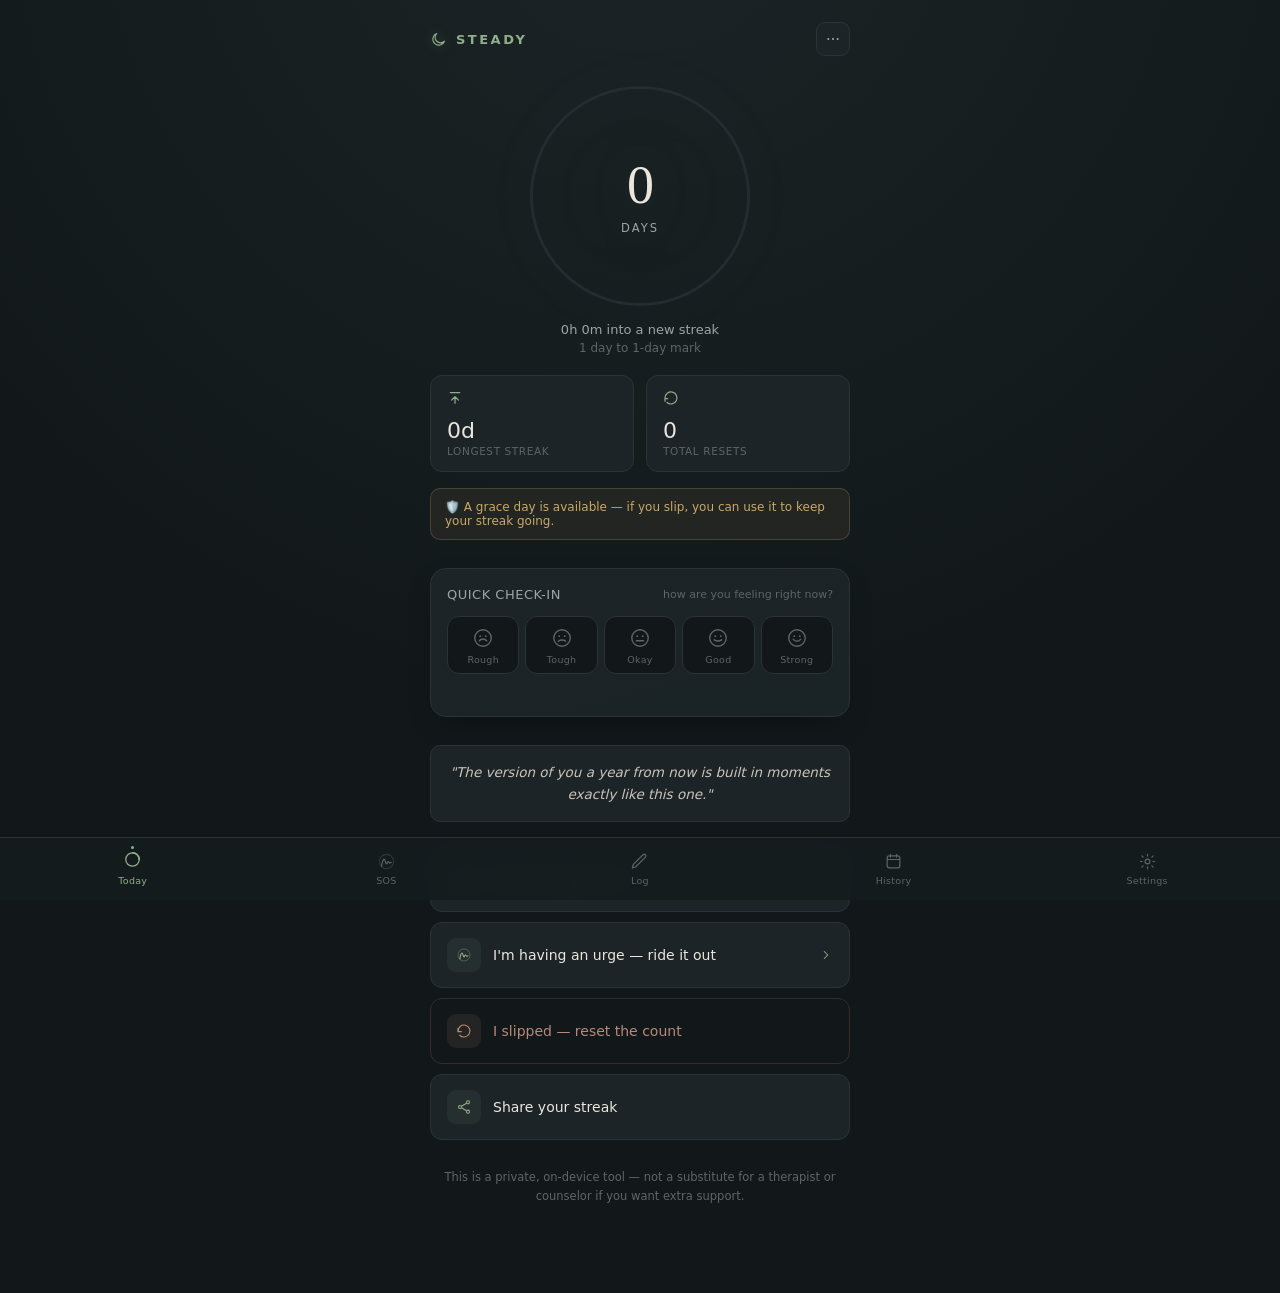
<file: index.html>
<!DOCTYPE html>
<html lang="en">
<head>
<meta charset="UTF-8">
<meta name="viewport" content="width=device-width, initial-scale=1, viewport-fit=cover, user-scalable=no">
<meta name="theme-color" content="#12181a">
<meta name="mobile-web-app-capable" content="yes">
<meta name="apple-mobile-web-app-capable" content="yes">
<meta name="apple-mobile-web-app-status-bar-style" content="black-translucent">
<title>Steady</title>
<meta name="description" content="Steady — a private streak tracker and journal for breaking a habit, one day at a time.">
<link rel="manifest" href="manifest.json">
<link rel="icon" href="icons/icon-192.png">
<link rel="apple-touch-icon" href="icons/icon-192.png">
<link rel="stylesheet" href="styles.css">
</head>
<body>

<div id="lockscreen" class="lockscreen hidden">
  <div class="lock-brand">Steady</div>
  <div class="pin-input-wrap">
    <div class="pin-dots" id="pinDots" aria-hidden="true">
      <span class="pin-dot"></span><span class="pin-dot"></span><span class="pin-dot"></span><span class="pin-dot"></span>
    </div>
    <input id="pinInput" class="pin-real-input" type="tel" inputmode="numeric" maxlength="6" autocomplete="off" aria-label="Enter PIN">
  </div>
  <div class="pin-err" id="pinErr" role="alert"></div>
</div>

<div id="modalOverlay" class="modal-overlay hidden" onclick="if(event.target===this) closeModal()">
  <div class="modal-box" id="modalBox" role="dialog" aria-modal="true"></div>
</div>

<canvas id="confettiCanvas" class="hidden"></canvas>
<div id="toast" role="status" aria-live="polite"></div>

<header class="top">
  <div class="brand">
    <svg width="17" height="17" viewBox="0 0 24 24" fill="none"><path d="M20.5 14.5A8.5 8.5 0 1 1 9.5 3.5a7 7 0 0 0 11 11Z" stroke="#8fae8b" stroke-width="1.6" stroke-linejoin="round"/></svg>
    Steady
  </div>
  <button class="lock" id="lockBtn" aria-label="Menu">
    <svg width="16" height="16" viewBox="0 0 24 24" fill="none"><circle cx="5" cy="12" r="1.6" fill="currentColor"/><circle cx="12" cy="12" r="1.6" fill="currentColor"/><circle cx="19" cy="12" r="1.6" fill="currentColor"/></svg>
  </button>
</header>

<!-- TODAY -->
<section id="view-today" class="wrap">
  <div class="ring-wrap">
    <div class="ring">
      <svg width="220" height="220">
        <circle cx="110" cy="110" r="108.5" fill="none" stroke="#232c2e" stroke-width="3"/>
        <circle id="ringProgress" cx="110" cy="110" r="108.5" fill="none" stroke="#8fae8b" stroke-width="3" stroke-linecap="round"/>
      </svg>
      <div class="ring-center">
        <span class="num" id="dayCount">0</span>
        <span class="lbl" id="dayLbl">days</span>
      </div>
    </div>
    <div class="sub">
      <div class="l1" id="sinceLine">since —</div>
      <div class="l2" id="nextMilestone"></div>
    </div>
  </div>

  <div class="stats-row">
    <div class="stat-card">
      <svg class="ic" viewBox="0 0 24 24" fill="none"><path d="M12 20V10M12 10l5 5M12 10l-5 5" stroke="currentColor" stroke-width="1.8" stroke-linecap="round" stroke-linejoin="round"/><path d="M5 4h14" stroke="currentColor" stroke-width="1.8" stroke-linecap="round"/></svg>
      <div class="val" id="longestVal">0d</div><div class="lbl">LONGEST STREAK</div>
    </div>
    <div class="stat-card">
      <svg class="ic" viewBox="0 0 24 24" fill="none"><path d="M3 12a9 9 0 1 1 3 6.7" stroke="currentColor" stroke-width="1.8" stroke-linecap="round"/><path d="M3 17v-4h4" stroke="currentColor" stroke-width="1.8" stroke-linecap="round" stroke-linejoin="round"/></svg>
      <div class="val" id="resetsVal">0</div><div class="lbl">TOTAL RESETS</div>
    </div>
  </div>

  <div class="grace-status" id="graceStatus"></div>

  <div class="checkin-card">
    <div class="checkin-head">
      <span class="t">QUICK CHECK-IN</span>
      <span class="streak-note" id="checkinHint">how are you feeling right now?</span>
    </div>
    <div class="mood-row" id="moodRow"></div>
    <div class="checkin-confirm" id="checkinConfirm"></div>
  </div>

  <div class="quote-box" id="quoteBox"></div>

  <div class="actions">
    <button class="btn-card" onclick="go('log')">
      <span class="ic-wrap"><svg width="16" height="16" viewBox="0 0 24 24" fill="none"><path d="M12 20h9" stroke="currentColor" stroke-width="1.7" stroke-linecap="round"/><path d="M16.5 3.5a2.1 2.1 0 0 1 3 3L7 19l-4 1 1-4Z" stroke="currentColor" stroke-width="1.7" stroke-linejoin="round"/></svg></span>
      Write a longer note
      <span class="chevron"><svg width="14" height="14" viewBox="0 0 24 24" fill="none"><path d="M9 6l6 6-6 6" stroke="currentColor" stroke-width="1.8" stroke-linecap="round" stroke-linejoin="round"/></svg></span>
    </button>
    <button class="btn-card" onclick="go('sos')">
      <span class="ic-wrap"><svg width="16" height="16" viewBox="0 0 24 24" fill="none"><path d="M6 18c0-5 2-9 3-9s2 6 3 6 1-3 2-3 1.5 2 2 2 1-1 2-1" stroke="currentColor" stroke-width="1.6" stroke-linecap="round" stroke-linejoin="round"/><circle cx="12" cy="12" r="9" stroke="currentColor" stroke-width="1.4" opacity=".4"/></svg></span>
      I'm having an urge — ride it out
      <span class="chevron"><svg width="14" height="14" viewBox="0 0 24 24" fill="none"><path d="M9 6l6 6-6 6" stroke="currentColor" stroke-width="1.8" stroke-linecap="round" stroke-linejoin="round"/></svg></span>
    </button>
    <button class="btn-danger btn-card" id="resetToggleBtn" onclick="toggleResetPanel()">
      <span class="ic-wrap"><svg width="16" height="16" viewBox="0 0 24 24" fill="none"><path d="M3 12a9 9 0 1 1 2.6 6.4" stroke="currentColor" stroke-width="1.7" stroke-linecap="round"/><path d="M3 8v5h5" stroke="currentColor" stroke-width="1.7" stroke-linecap="round" stroke-linejoin="round"/></svg></span>
      I slipped — reset the count
    </button>
    <button class="btn-card" onclick="shareStreak()">
      <span class="ic-wrap"><svg width="16" height="16" viewBox="0 0 24 24" fill="none"><circle cx="18" cy="5" r="2.3" stroke="currentColor" stroke-width="1.6"/><circle cx="6" cy="12" r="2.3" stroke="currentColor" stroke-width="1.6"/><circle cx="18" cy="19" r="2.3" stroke="currentColor" stroke-width="1.6"/><path d="M8.1 10.8l7.8-4.4M8.1 13.2l7.8 4.4" stroke="currentColor" stroke-width="1.6"/></svg></span>
      Share your streak
    </button>
  </div>

  <div id="resetPanel" class="panel hidden">
    <p id="resetPrompt">No judgment here — a reset is just data.</p>
    <div class="tags" id="triggerTags"></div>
    <textarea id="resetNote" rows="3" placeholder="Optional note…"></textarea>
    <div id="graceOption"></div>
    <div class="row-btns">
      <button class="btn-rust" onclick="confirmReset()">Confirm reset</button>
      <button class="btn-ghost" onclick="toggleResetPanel()">Cancel</button>
    </div>
  </div>

  <footer class="disclaimer">This is a private, on-device tool — not a substitute for a therapist or counselor if you want extra support.</footer>
</section>

<!-- SOS -->
<section id="view-sos" class="wrap hidden">
  <h2 class="page-title">Ride it out</h2>
  <p class="page-sub">Urges peak and pass, usually within a few minutes. Breathe with the circle.</p>
  <div class="sos-wrap">
    <div class="breath-circle" id="breathCircle" role="button" tabindex="0" aria-label="Start breathing exercise" aria-pressed="false"><span id="breathLabel" aria-live="polite">tap to begin</span></div>
    <div class="sos-timer" id="sosTimer">0:00 elapsed</div>
    <div class="row-btns" style="margin-top:20px;width:220px;">
      <button class="btn-primary" id="sosToggle" onclick="toggleBreathing()">Start</button>
    </div>
  </div>
  <div class="why-box" id="sosWhyBox" style="margin-top:28px;"></div>
</section>

<!-- LOG (journal + trigger picker) -->
<section id="view-log" class="wrap hidden">
  <h2 class="page-title">How's it going right now</h2>
  <p class="page-sub" id="logPrompt"></p>
  <div class="tags" id="logTriggerTags"></div>
  <textarea id="logNote" rows="7" placeholder="Write freely — this stays on this device."></textarea>
  <div class="row-btns">
    <button class="btn-primary" id="saveNoteBtn" onclick="saveNote()">Save note</button>
    <button class="btn-ghost" onclick="go('today')">✕</button>
  </div>
</section>

<!-- HISTORY -->
<section id="view-history" class="wrap hidden">
  <h2 class="page-title">History</h2>
  <div class="cal-head">
    <button onclick="shiftMonth(-1)" aria-label="Previous month">‹</button>
    <span id="calLabel"></span>
    <button onclick="shiftMonth(1)" aria-label="Next month">›</button>
  </div>
  <div class="cal-grid" id="calGrid"></div>

  <h2 class="page-title" style="font-size:15px;color:var(--muted);margin-top:28px;">YEAR OVERVIEW</h2>
  <div class="heatmap-scroll"><div class="heatmap-grid" id="heatmapGrid"></div></div>
  <div class="heatmap-legend">
    <span>Less</span>
    <span class="hm-cell hm-0"></span><span class="hm-cell hm-1"></span><span class="hm-cell hm-2"></span><span class="hm-cell hm-r"></span>
    <span>More / Reset</span>
  </div>

  <h2 class="page-title" style="font-size:15px;color:var(--muted);">COMMON TRIGGERS</h2>
  <div class="chart-wrap"><canvas id="triggerChart"></canvas></div>

  <h2 class="page-title" style="font-size:15px;color:var(--muted);">ENTRIES</h2>
  <div id="entryList"></div>
  <button class="btn-ghost" id="loadMoreBtn" style="width:100%;margin-top:6px;" onclick="loadMoreEntries()">Show more</button>
</section>

<!-- SETTINGS / WHY -->
<section id="view-settings" class="wrap hidden">
  <h2 class="page-title">My why</h2>
  <p class="page-sub">Write down your reasons. Reread them when it's hard.</p>
  <div class="why-box"><textarea id="whyText" rows="5" placeholder="Why does this matter to you?"></textarea></div>

  <h2 class="page-title">Settings</h2>
  <div class="setting-row" id="installRow" style="display:none;cursor:pointer;border-color:var(--sage);" onclick="triggerInstall()">
    <span>Install app to home screen</span><span>⭳</span>
  </div>
  <div class="setting-row">
    <div>
      <div>Daily check-in reminder</div>
      <div class="setting-note">Only fires while the app is open — mobile browsers don't allow reliable background reminders without a server.</div>
    </div>
    <button class="switch" id="reminderSwitch" onclick="toggleReminder()"></button>
  </div>
  <div class="setting-row">
    <span>App lock (PIN)</span>
    <button class="switch" id="pinSwitch" onclick="togglePinSetting()"></button>
  </div>
  <div class="setting-row" style="cursor:pointer;" onclick="exportData()">
    <span>Export backup (.json)</span><span>↓</span>
  </div>
  <div class="setting-row" style="cursor:pointer;" onclick="document.getElementById('importFile').click()">
    <span>Import backup</span><span>↑</span>
  </div>
  <input type="file" id="importFile" accept="application/json" class="hidden" onchange="importData(event)">
  <div class="setting-row" style="cursor:pointer;border-color:var(--border-warn);" onclick="wipeData()">
    <span style="color:var(--rust);">Erase all data</span><span>⚠</span>
  </div>
</section>

<nav class="bottom">
  <button data-v="today" onclick="go('today')">
    <span class="dot"></span>
    <svg width="19" height="19" viewBox="0 0 24 24" fill="none"><circle cx="12" cy="12" r="8.5" stroke="currentColor" stroke-width="1.6"/><path d="M12 3.5A8.5 8.5 0 0 1 20.5 12" stroke="currentColor" stroke-width="1.9" stroke-linecap="round"/></svg>
    <div>Today</div>
  </button>
  <button data-v="sos" onclick="go('sos')">
    <span class="dot"></span>
    <svg width="19" height="19" viewBox="0 0 24 24" fill="none"><path d="M6 18c0-5 2-9 3-9s2 6 3 6 1-3 2-3 1.5 2 2 2 1-1 2-1" stroke="currentColor" stroke-width="1.5" stroke-linecap="round" stroke-linejoin="round"/><circle cx="12" cy="12" r="9" stroke="currentColor" stroke-width="1.3" opacity=".4"/></svg>
    <div>SOS</div>
  </button>
  <button data-v="log" onclick="go('log')">
    <span class="dot"></span>
    <svg width="19" height="19" viewBox="0 0 24 24" fill="none"><path d="M16.5 3.5a2.1 2.1 0 0 1 3 3L7 19l-4 1 1-4Z" stroke="currentColor" stroke-width="1.5" stroke-linejoin="round"/></svg>
    <div>Log</div>
  </button>
  <button data-v="history" onclick="go('history')">
    <span class="dot"></span>
    <svg width="19" height="19" viewBox="0 0 24 24" fill="none"><rect x="4" y="5" width="16" height="15" rx="2.5" stroke="currentColor" stroke-width="1.5"/><path d="M4 9.5h16M8 3v3.5M16 3v3.5" stroke="currentColor" stroke-width="1.5" stroke-linecap="round"/></svg>
    <div>History</div>
  </button>
  <button data-v="settings" onclick="go('settings')">
    <span class="dot"></span>
    <svg width="19" height="19" viewBox="0 0 24 24" fill="none"><circle cx="12" cy="12" r="3" stroke="currentColor" stroke-width="1.5"/><path d="M12 3v2.2M12 18.8V21M4.9 4.9l1.6 1.6M17.5 17.5l1.6 1.6M3 12h2.2M18.8 12H21M4.9 19.1l1.6-1.6M17.5 6.5l1.6-1.6" stroke="currentColor" stroke-width="1.5" stroke-linecap="round"/></svg>
    <div>Settings</div>
  </button>
</nav>

<script src="app.js" defer></script>
</body>
</html>
</file>
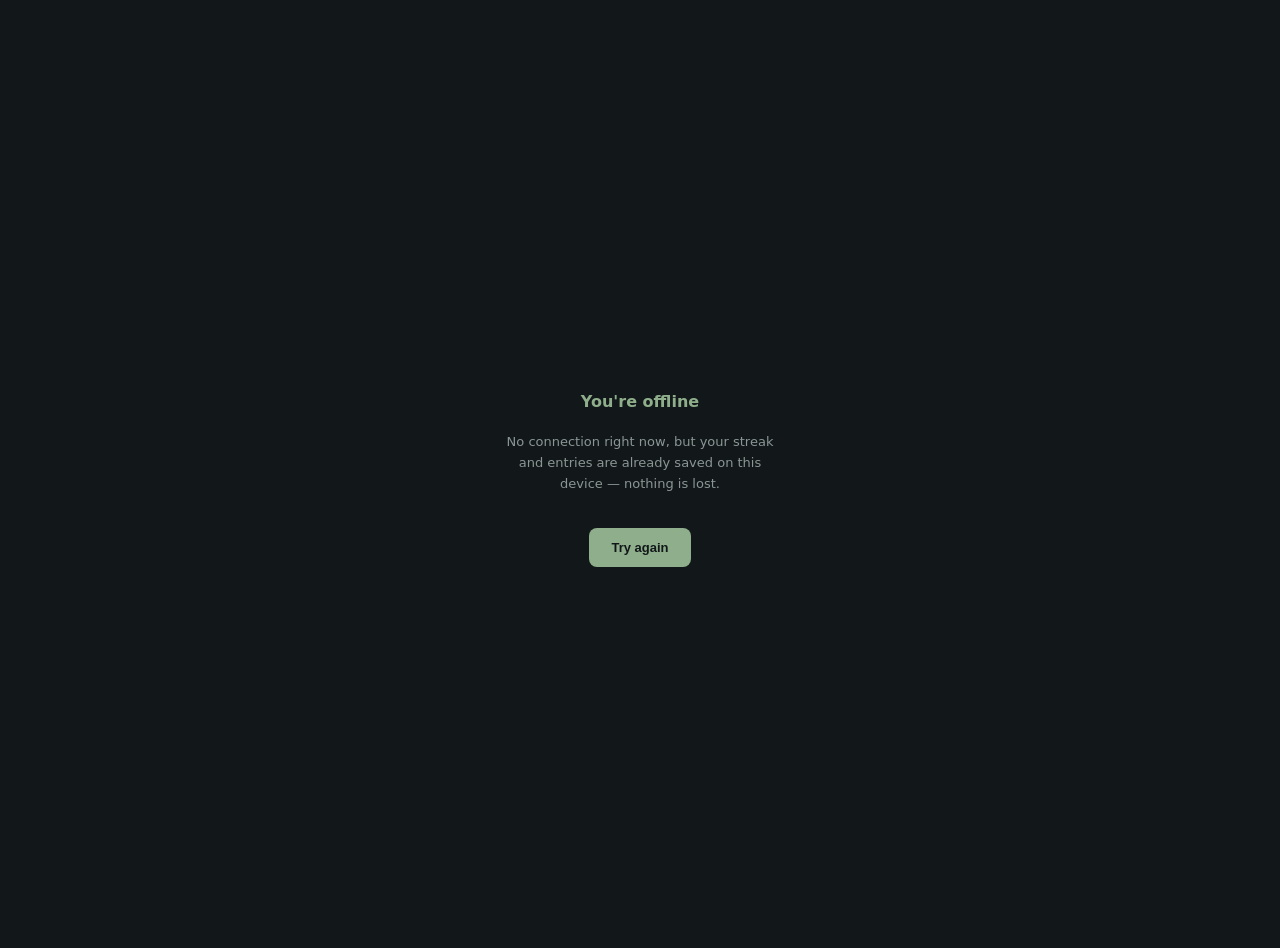
<file: offline.html>
<!DOCTYPE html>
<html lang="en">
<head>
<meta charset="UTF-8">
<meta name="viewport" content="width=device-width, initial-scale=1">
<title>Steady — Offline</title>
<style>
  body{margin:0;background:#12181a;color:#eae6dd;font-family:'Avenir Next','Segoe UI',system-ui,sans-serif;height:100vh;display:flex;flex-direction:column;align-items:center;justify-content:center;text-align:center;padding:24px;}
  h1{font-size:16px;color:#8fae8b;font-weight:600;margin-bottom:8px;}
  p{font-size:13px;color:#8b9694;line-height:1.6;max-width:280px;}
  button{margin-top:20px;background:#8fae8b;border:none;border-radius:8px;padding:12px 22px;color:#12181a;font-size:13px;font-weight:600;}
</style>
</head>
<body>
  <h1>You're offline</h1>
  <p>No connection right now, but your streak and entries are already saved on this device — nothing is lost.</p>
  <button onclick="location.href='./index.html'">Try again</button>
</body>
</html>
</file>
<file: styles.css>
:root{
    --bg:#12181a; --bg2:#1b2426; --card:#1c2427; --card2:#1c1615;
    --border:#2a3336; --border-warn:#3a2a2a;
    --text:#eae6dd; --muted:#9ba6a4; --dim:#5c6664;
    --sage:#8fae8b; --rust:#b98878; --gold:#c9a86a;
    --serif: 'Iowan Old Style','Palatino Linotype',Georgia,serif;
    --sans: 'Avenir Next','Segoe UI',system-ui,sans-serif;
  }
  *{box-sizing:border-box; -webkit-tap-highlight-color:transparent;}
  html,body{margin:0;padding:0;background:var(--bg);color:var(--text);font-family:var(--serif);}
  body{padding-bottom:80px; min-height:100vh; background:radial-gradient(circle at 50% -10%, var(--bg2) 0%, var(--bg) 55%); overflow-x:hidden;}
  button,input,textarea,select{font-family:inherit;}
  button{cursor:pointer;}
  button svg{display:block;}
  button:active{transform:scale(0.96);}
  ::selection{background:#8fae8b55;}
  a{color:var(--sage);}
  .hidden{display:none !important;}
  .wrap{max-width:460px;margin:0 auto;padding:0 20px;}
  header.top{display:flex;align-items:center;justify-content:space-between;padding:22px 20px 0;max-width:460px;margin:0 auto;font-family:var(--sans);}
  header.top .brand{display:flex;align-items:center;gap:9px;font-size:13px;letter-spacing:2.5px;color:var(--sage);text-transform:uppercase;font-weight:600;}
  header.top .brand svg{filter:drop-shadow(0 0 6px #8fae8b55);}
  header.top .lock{background:var(--card);border:1px solid var(--border);border-radius:9px;padding:8px;color:var(--muted);display:flex;align-items:center;justify-content:center;transition:border-color .2s,color .2s;}
  header.top .lock:active{border-color:var(--sage);color:var(--sage);}

  /* View transitions */
  section.wrap{animation:viewIn .38s cubic-bezier(.22,1,.36,1);}
  @keyframes viewIn{from{opacity:0;transform:translateY(10px);}to{opacity:1;transform:translateY(0);}}
  @media (prefers-reduced-motion: reduce){ section.wrap{animation:none;} }

  /* Check-in row */
  .checkin-card{margin-top:28px;background:linear-gradient(165deg,var(--card) 0%,#1a2325 100%);border:1px solid var(--border);border-radius:16px;padding:18px 16px 16px;box-shadow:0 10px 30px -14px #000a;}
  .checkin-head{display:flex;align-items:center;justify-content:space-between;font-family:var(--sans);margin-bottom:14px;}
  .checkin-head .t{font-size:13px;letter-spacing:.5px;color:var(--muted);}
  .checkin-head .streak-note{font-size:11px;color:var(--dim);}
  .mood-row{display:flex;justify-content:space-between;gap:6px;}
  .mood-btn{flex:1;background:var(--bg);border:1px solid var(--border);border-radius:12px;padding:10px 0 8px;display:flex;flex-direction:column;align-items:center;gap:5px;color:var(--dim);transition:border-color .2s,color .2s,background .2s,transform .15s;position:relative;overflow:visible;}
  .mood-btn svg{width:22px;height:22px;transition:transform .3s cubic-bezier(.34,1.56,.64,1);}
  .mood-btn .lbl{font-size:9.5px;letter-spacing:.3px;font-family:var(--sans);}
  .mood-btn:active svg{transform:scale(1.3);}
  .mood-btn.today-pick{border-color:var(--sage);color:var(--sage);background:#8fae8b14;}
  .mood-btn.today-pick svg{transform:scale(1.15);}
  .mood-btn.pop::after{content:'';position:absolute;inset:-4px;border-radius:14px;border:1.5px solid var(--sage);animation:popRing .5s ease-out forwards;}
  @keyframes popRing{from{opacity:.9;transform:scale(0.85);}to{opacity:0;transform:scale(1.25);}}
  .checkin-confirm{font-family:var(--sans);font-size:11.5px;color:var(--sage);text-align:center;margin-top:12px;height:14px;opacity:0;transition:opacity .3s;}
  .checkin-confirm.show{opacity:1;}

  /* Ring */
  .ring-wrap{display:flex;flex-direction:column;align-items:center;margin-top:30px;}
  .ring{position:relative;width:220px;height:220px;filter:drop-shadow(0 0 22px #8fae8b22);}
  .ring svg{transform:rotate(-90deg);}
  #ringProgress{transition:stroke-dashoffset 1s cubic-bezier(.22,1,.36,1);}
  .ring-center{position:absolute;inset:0;display:flex;flex-direction:column;align-items:center;justify-content:center;animation:breathe 4s ease-in-out infinite;}
  .ring-center .num{font-size:54px;line-height:1;color:var(--text);font-variant-numeric:tabular-nums;letter-spacing:-1px;}
  .ring-center .lbl{font-size:11.5px;color:var(--muted);margin-top:9px;font-family:var(--sans);letter-spacing:2px;text-transform:uppercase;}
  @keyframes breathe{0%,100%{opacity:.6}50%{opacity:.95}}
  @media (prefers-reduced-motion: reduce){.ring-center{animation:none;}}
  .sub{margin-top:16px;text-align:center;font-family:var(--sans);}
  .sub .l1{font-size:13px;color:var(--muted);}
  .sub .l2{font-size:12px;color:var(--dim);margin-top:4px;}

  .stats-row{display:flex;gap:12px;margin-top:20px;font-family:var(--sans);}
  .stat-card{flex:1;background:var(--card);border:1px solid var(--border);border-radius:12px;padding:14px 16px;transition:border-color .2s;}
  .stat-card .ic{color:var(--sage);width:16px;height:16px;}
  .stat-card .val{font-size:22px;margin-top:8px;font-variant-numeric:tabular-nums;}
  .stat-card .lbl{font-size:10.5px;color:var(--dim);margin-top:2px;letter-spacing:.6px;}

  .actions{margin-top:24px;display:flex;flex-direction:column;gap:10px;}
  .btn-card{background:var(--card);border:1px solid var(--border);border-radius:12px;padding:15px 16px;display:flex;align-items:center;gap:12px;color:var(--text);font-family:var(--sans);font-size:14px;text-align:left;transition:border-color .2s,background .2s,transform .15s;}
  .btn-card:active{transform:scale(.985);background:#20292b;}
  .btn-card .ic-wrap{width:34px;height:34px;border-radius:9px;background:#8fae8b14;display:flex;align-items:center;justify-content:center;flex-shrink:0;}
  .btn-card svg{flex-shrink:0;color:var(--sage);}
  .btn-danger{background:none;border:1px solid var(--border-warn);color:var(--rust);}
  .btn-danger .ic-wrap{background:#b988781a;}
  .btn-danger svg{color:var(--rust);}
  .chevron{margin-left:auto;color:var(--dim);}

  .panel{border:1px solid var(--border-warn);border-radius:10px;padding:16px;background:var(--card2);margin-top:10px;animation:fadeUp .25s ease;}
  .panel p{font-size:13px;color:#c9b8b0;margin:0 0 10px;font-family:var(--sans);line-height:1.5;}
  textarea{width:100%;background:var(--bg);border:1px solid var(--border);border-radius:8px;color:var(--text);font-size:13px;padding:10px;resize:vertical;font-family:var(--sans);}
  .row-btns{display:flex;gap:8px;margin-top:10px;}
  .btn-primary{flex:1;background:var(--sage);border:none;border-radius:8px;padding:11px 0;color:#12181a;font-family:var(--sans);font-size:13px;font-weight:600;}
  .btn-rust{flex:1;background:var(--rust);border:none;border-radius:8px;padding:11px 0;color:#1c1615;font-family:var(--sans);font-size:13px;font-weight:600;}
  .btn-ghost{background:none;border:1px solid #3a3a3a;border-radius:8px;padding:11px 14px;color:var(--muted);font-family:var(--sans);font-size:13px;}
  .btn-primary:disabled{background:var(--border);color:var(--dim);}

  .tags{display:flex;flex-wrap:wrap;gap:8px;margin:10px 0;}
  .tag{border:1px solid var(--border);border-radius:20px;padding:7px 13px;font-size:12.5px;color:var(--muted);font-family:var(--sans);background:var(--bg);}
  .tag.on{border-color:var(--sage);color:var(--sage);background:#8fae8b1a;}

  footer.disclaimer{margin:28px 0 8px;font-size:11.5px;line-height:1.6;color:var(--dim);font-family:var(--sans);text-align:center;}

  h2.page-title{font-size:20px;font-weight:400;margin:30px 0 4px;}
  p.page-sub{font-size:13px;color:var(--muted);font-family:var(--sans);margin-bottom:16px;}

  /* Bottom nav */
  nav.bottom{position:fixed;bottom:0;left:0;right:0;background:#151c1eee;backdrop-filter:blur(14px);-webkit-backdrop-filter:blur(14px);border-top:1px solid var(--border);display:flex;justify-content:space-around;padding:9px 6px calc(9px + env(safe-area-inset-bottom));z-index:50;}
  nav.bottom button{background:none;border:none;display:flex;flex-direction:column;align-items:center;gap:4px;color:var(--dim);font-family:var(--sans);font-size:9.5px;padding:5px 6px;flex:1;letter-spacing:.3px;transition:color .25s;position:relative;}
  nav.bottom button svg{transition:transform .3s cubic-bezier(.34,1.56,.64,1),color .25s;}
  nav.bottom button.active{color:var(--sage);}
  nav.bottom button.active svg{transform:translateY(-2px);}
  nav.bottom button .dot{position:absolute;top:-1px;width:3px;height:3px;border-radius:50%;background:var(--sage);opacity:0;transition:opacity .25s;}
  nav.bottom button.active .dot{opacity:1;}

  /* Confetti */
  #confettiCanvas{position:fixed;inset:0;pointer-events:none;z-index:250;}

  /* Calendar */
  .cal-head{display:flex;align-items:center;justify-content:space-between;margin-bottom:14px;}
  .cal-head button{background:none;border:none;color:var(--muted);padding:4px;}
  .cal-head span{font-size:14px;font-family:var(--sans);letter-spacing:.5px;}
  .cal-grid{display:grid;grid-template-columns:repeat(7,1fr);gap:6px;font-family:var(--sans);}
  .cal-dow{font-size:10px;color:var(--dim);text-align:center;}
  .cal-cell{aspect-ratio:1;border-radius:6px;display:flex;align-items:center;justify-content:center;font-size:11px;background:var(--card);color:var(--dim);border:1px solid transparent;}
  .grace-status{margin-top:16px;background:#c9a86a14;border:1px solid #c9a86a3a;border-radius:10px;padding:11px 14px;font-family:var(--sans);font-size:12px;color:var(--gold);display:flex;align-items:center;gap:8px;}
  .grace-status.unavailable{background:var(--card);border-color:var(--border);color:var(--dim);}

  .grace-option{margin-top:2px;}
  .grace-option .avail{background:#c9a86a14;border:1px solid #c9a86a55;border-radius:10px;padding:12px 14px;margin-top:4px;}
  .grace-option .avail p{font-size:12.5px;color:var(--gold);margin:0 0 10px;line-height:1.5;}
  .grace-option .unavail{font-size:11.5px;color:var(--dim);margin-top:8px;line-height:1.4;}
  .btn-gold{width:100%;background:var(--gold);border:none;border-radius:8px;padding:11px 0;color:#1c1615;font-family:var(--sans);font-size:13px;font-weight:600;}

  .cal-cell.streak{background:#26332c;color:var(--sage);}
  .cal-cell.reset{background:var(--border-warn);color:var(--rust);}
  .cal-cell.note{border-color:#8fae8b55;}
  .cal-cell.checkin{border-color:#c9a86a88;}
  .cal-cell.grace{background:#c9a86a33;border-color:var(--gold);color:var(--gold);}
  .cal-cell.today{box-shadow:0 0 0 1.5px var(--text) inset;font-weight:700;}
  .entry.grace{border:1px solid #c9a86a55;}
  .entry.grace .kind{color:var(--gold);}

  .entry{background:var(--card);border-radius:10px;padding:14px;margin-bottom:8px;}
  .entry.reset{border:1px solid var(--border-warn);}
  .entry.note{border:1px solid var(--border);}
  .entry.checkin{border:1px solid #3a3226;}
  .entry .row{display:flex;justify-content:space-between;font-family:var(--sans);}
  .entry .kind{font-size:12px;}
  .entry.reset .kind{color:var(--rust);}
  .entry.note .kind{color:var(--sage);}
  .entry.checkin .kind{color:var(--gold);}
  .entry .date{font-size:12px;color:var(--dim);}
  .entry .tagstrip{display:flex;flex-wrap:wrap;gap:6px;margin-top:8px;}
  .entry .tagstrip span{font-size:10.5px;color:var(--muted);border:1px solid var(--border);border-radius:12px;padding:2px 8px;font-family:var(--sans);}
  .entry .txt{font-size:13.5px;color:#c9c4b8;margin-top:8px;line-height:1.5;}
  .entry .del{background:none;border:none;color:var(--dim);font-size:11px;font-family:var(--sans);margin-top:8px;}

  /* SOS breathing */
  .sos-wrap{display:flex;flex-direction:column;align-items:center;margin-top:30px;}
  .breath-circle{width:180px;height:180px;border-radius:50%;background:radial-gradient(circle,#26332c 0%,#1c2427 70%);border:1px solid var(--sage);display:flex;align-items:center;justify-content:center;transition:transform 4s ease-in-out;}
  .breath-circle span{font-family:var(--sans);font-size:14px;color:var(--sage);letter-spacing:1px;}
  .breath-circle.in{transform:scale(1.25);}
  .breath-circle.hold{transform:scale(1.25);}
  .breath-circle.out{transform:scale(0.85);}
  .sos-timer{margin-top:20px;font-family:var(--sans);font-size:13px;color:var(--muted);}
  .quote-box{margin-top:28px;background:var(--card);border:1px solid var(--border);border-radius:10px;padding:16px;font-family:var(--sans);font-size:13.5px;color:#c9c4b8;line-height:1.6;text-align:center;font-style:italic;}

  /* chart */
  .chart-wrap{margin-top:10px;}
  canvas{width:100%;height:140px;}

  .why-box{background:var(--card);border:1px solid var(--border);border-radius:10px;padding:14px;margin-top:10px;}
  .why-box textarea{min-height:90px;}

  .lockscreen{position:fixed;inset:0;background:var(--bg);z-index:200;display:flex;flex-direction:column;align-items:center;justify-content:center;font-family:var(--sans);}
  .lock-brand{font-size:13px;letter-spacing:2px;color:var(--sage);text-transform:uppercase;font-weight:600;}
  .pin-input-wrap{position:relative;margin-top:26px;width:200px;height:44px;}
  .pin-dots{position:absolute;inset:0;display:flex;align-items:center;justify-content:center;gap:16px;pointer-events:none;}
  .pin-dot{width:14px;height:14px;border-radius:50%;border:1.5px solid var(--border);transition:background .15s,border-color .15s,transform .15s;}
  .pin-dot.filled{background:var(--sage);border-color:var(--sage);transform:scale(1.1);}
  .pin-dot.wrong{border-color:var(--rust);animation:shake .4s;}
  @keyframes shake{0%,100%{transform:translateX(0);}25%{transform:translateX(-6px);}75%{transform:translateX(6px);}}
  .pin-real-input{position:absolute;inset:0;width:100%;height:100%;opacity:0;border:0;background:transparent;font-size:16px;color:transparent;caret-color:transparent;text-align:center;}
  .pin-err{color:var(--rust);font-size:12px;margin-top:14px;height:14px;}

  /* Custom modal (replaces prompt/confirm) */
  .modal-overlay{position:fixed;inset:0;background:#0009;backdrop-filter:blur(3px);z-index:220;display:flex;align-items:flex-end;justify-content:center;}
  .modal-overlay.hidden{display:none;}
  .modal-box{width:100%;max-width:460px;background:var(--card2);border:1px solid var(--border-warn);border-top-left-radius:20px;border-top-right-radius:20px;padding:22px 22px calc(22px + env(safe-area-inset-bottom));font-family:var(--sans);animation:modalUp .3s cubic-bezier(.22,1,.36,1);}
  @keyframes modalUp{from{transform:translateY(30px);opacity:0;}to{transform:translateY(0);opacity:1;}}
  .modal-box h3{margin:0 0 8px;font-family:var(--serif);font-weight:400;font-size:19px;color:var(--text);}
  .modal-box p{font-size:13px;color:var(--muted);line-height:1.5;margin:0 0 16px;}
  .modal-box input.pin-set-input{width:100%;background:var(--bg);border:1px solid var(--border);border-radius:10px;color:var(--text);font-size:20px;letter-spacing:8px;text-align:center;padding:12px;margin-bottom:14px;}
  .modal-row{display:flex;gap:10px;}

  .toast{position:fixed;top:max(20px,env(safe-area-inset-top));left:50%;transform:translateX(-50%);background:var(--sage);color:#12181a;padding:13px 22px;border-radius:12px;font-family:var(--sans);font-size:13px;font-weight:600;z-index:300;animation:toastIn .45s cubic-bezier(.34,1.56,.64,1);box-shadow:0 12px 30px -8px #000a;display:none;align-items:center;gap:14px;}
  .toast-action{background:none;border:none;border-bottom:1.5px solid #12181a;color:#12181a;font-family:var(--sans);font-size:12.5px;font-weight:700;padding:2px 0;flex-shrink:0;}
  @keyframes toastIn{from{opacity:0;transform:translate(-50%,-14px) scale(.92);}to{opacity:1;transform:translate(-50%,0) scale(1);}}
  @keyframes fadeUp{from{opacity:0;transform:translate(-50%,6px);}to{opacity:1;transform:translate(-50%,0);}}

  .setting-row{display:flex;align-items:center;justify-content:space-between;background:var(--card);border:1px solid var(--border);border-radius:10px;padding:14px 16px;margin-bottom:10px;font-family:var(--sans);font-size:13.5px;gap:12px;}
  .setting-note{font-size:11px;color:var(--dim);margin-top:4px;line-height:1.4;max-width:280px;}
  .switch{width:40px;height:22px;background:var(--border);border-radius:20px;position:relative;border:none;flex-shrink:0;}
  .switch.on{background:var(--sage);}
  .switch::after{content:'';position:absolute;top:2px;left:2px;width:18px;height:18px;border-radius:50%;background:#eae6dd;transition:left .2s;}
  .switch.on::after{left:20px;}

  /* Heatmap */
  .heatmap-scroll{overflow-x:auto;padding-bottom:4px;-webkit-overflow-scrolling:touch;}
  .heatmap-grid{display:grid;grid-auto-flow:column;grid-template-rows:repeat(7,12px);gap:3px;width:max-content;padding:4px 2px;}
  .hm-cell{width:12px;height:12px;border-radius:3px;background:#1c2427;}
  .hm-0{background:#1c2427;}
  .hm-1{background:#2c4136;}
  .hm-2{background:#4a6e58;}
  .hm-3{background:#8fae8b;}
  .hm-r{background:var(--rust);}
  .heatmap-legend{display:flex;align-items:center;gap:5px;margin-top:8px;font-family:var(--sans);font-size:10.5px;color:var(--dim);}
  .heatmap-legend .hm-cell{width:10px;height:10px;}

  .empty-state{text-align:center;padding:36px 20px;font-family:var(--sans);color:var(--dim);font-size:13px;line-height:1.6;}
  .empty-state .em-ic{font-size:26px;margin-bottom:8px;opacity:.6;}
</file>
